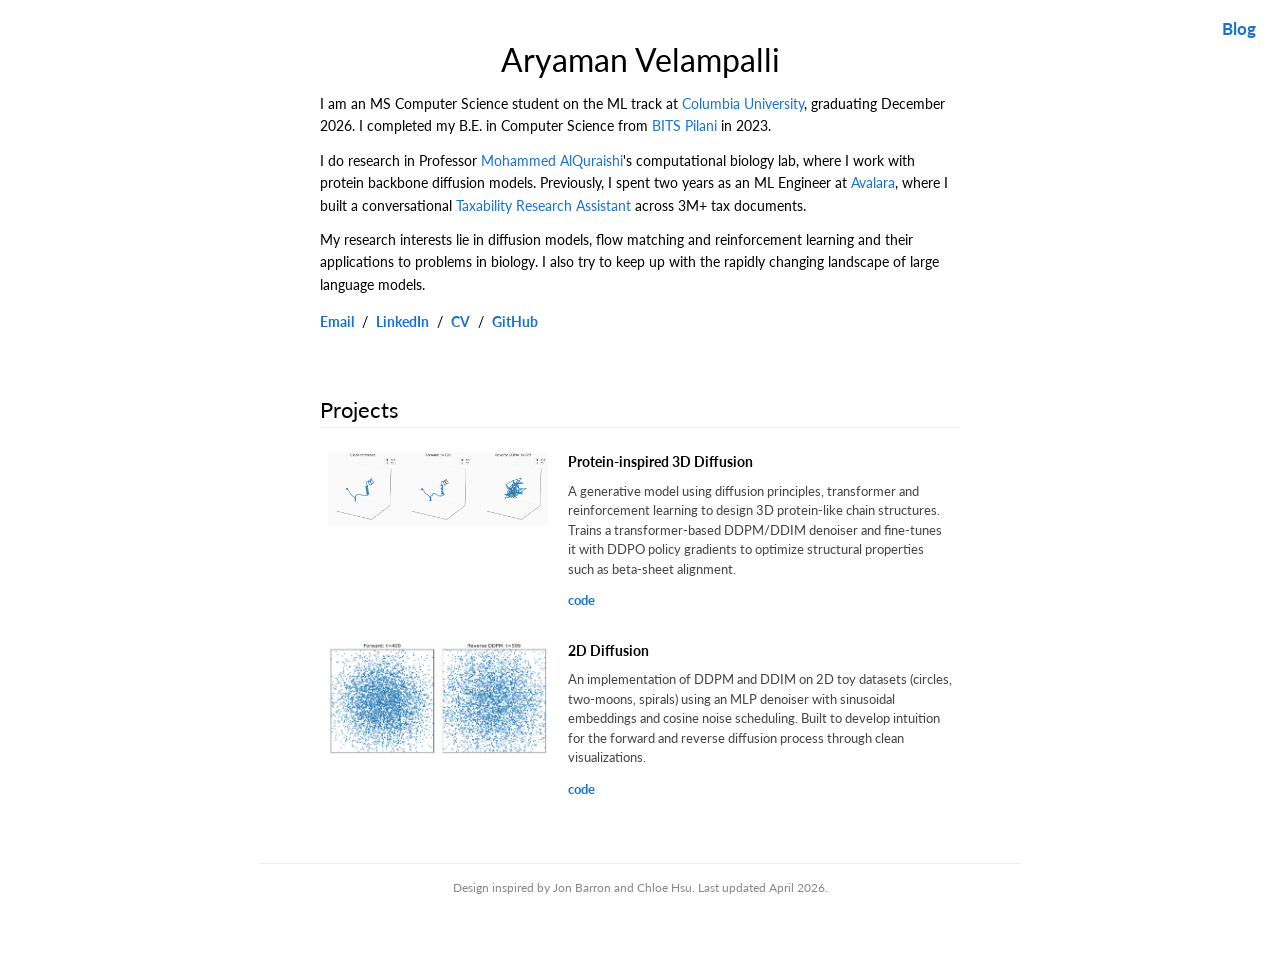
<file: index.html>
<!DOCTYPE html>
<html lang="en">
<head>
  <meta charset="UTF-8" />
  <meta name="viewport" content="width=device-width, initial-scale=1" />
  <title>Aryaman Velampalli</title>
  <meta name="description" content="Aryaman Velampalli —  MSCS @ Columbia University" />
  <link rel="stylesheet" href="style.css" />
</head>
<body>
<nav class="site-nav">
  <a href="blog.html">Blog</a>
</nav>
<div class="container">

  <!-- ── HEADER ───────────────────────────────── -->
  <div class="header">
    <div class="header-text">
      <h1 class="name">Aryaman Velampalli</h1>

      <div style="max-width: 640px; margin: 0 auto;">
        <p class="bio">
          I am an MS Computer Science student on the ML track at
          <a href="https://www.columbia.edu/">Columbia University</a>,
          graduating December 2026. I completed my B.E. in Computer Science from
          <a href="https://www.bits-pilani.ac.in/">BITS Pilani</a> in 2023. 
        </p>

        <p class="bio">
          I do research in Professor
          <a href="https://www.aqlab.io/">Mohammed AlQuraishi</a>'s
          computational biology lab, where I work with
          protein backbone diffusion models. Previously, I spent two years as an ML Engineer at
          <a href="https://www.avalara.com/">Avalara</a>, where I built
          a conversational <a href="https://www.avalara.com/us/en/products/avalara-tax-research.html">Taxability Research Assistant</a> across 3M+ tax documents.
        </p>

        <p class="bio">
          My research interests lie in diffusion models, flow matching and
          reinforcement learning and their applications to problems
          in biology. I also try to keep up with the rapidly changing landscape of large language models.
        </p>

        <p class="contact-links">
          <a href="mailto:akv2129@columbia.edu">Email</a> &nbsp;/&nbsp;
          <a href="https://www.linkedin.com/in/aryaman-velampalli/">LinkedIn</a> &nbsp;/&nbsp;
          <a href="data/cv.pdf">CV</a> &nbsp;/&nbsp;
          <a href="https://github.com/fin1cky">GitHub</a>
          <!-- <a href="https://x.com/Aryakris_20">X</a> -->
        </p>
      </div>
    </div>
  </div>

  <!-- ── PROJECTS ──────────────────────────────── -->
  <div style="max-width: 640px; margin: 0 auto;">
    <h2 class="section-title">Projects</h2>

    <ul class="pub-list">

      <li class="pub">
        <div class="pub-thumb">
          <img
            class="thumb-default"
            src="images/baseline_ddpm.gif"
            alt="Protein-inspired 3D Diffusion thumbnail"
            onerror="this.style.display='none';"
          />
        </div>

        <div class="pub-body">
          <div class="pub-title">
            <a href="https://github.com/fin1cky/Protein-inspired-3D-Diffusion">Protein-inspired 3D Diffusion</a>
          </div>
          <div class="pub-desc">
            A generative model using diffusion principles, transformer and reinforcement learning
            to design 3D protein-like chain structures. Trains a transformer-based
            DDPM/DDIM denoiser and fine-tunes it with DDPO policy gradients to optimize
            structural properties such as beta-sheet alignment.
          </div>
          <div class="pub-links">
            <a href="https://github.com/fin1cky/Protein-inspired-3D-Diffusion">code</a>
          </div>
        </div>
      </li>

      <li class="pub">
        <div class="pub-thumb">
          <img
            class="thumb-default"
            src="images/spiral.gif"
            alt="2D Diffusion thumbnail"
            onerror="this.style.display='none';"
          />
        </div>

        <div class="pub-body">
          <div class="pub-title">
            <a href="https://github.com/fin1cky/2D-Diffusion">2D Diffusion</a>
          </div>
          <div class="pub-desc">
            An implementation of DDPM and DDIM on 2D toy datasets (circles, two-moons,
            spirals) using an MLP denoiser with sinusoidal embeddings and cosine noise
            scheduling. Built to develop intuition for the forward and reverse diffusion
            process through clean visualizations.
          </div>
          <div class="pub-links">
            <a href="https://github.com/fin1cky/2D-Diffusion">code</a>
          </div>
        </div>
      </li>

    </ul>
  </div>

  <!-- ── FOOTER ────────────────────────────────── -->
  <footer>
    Design inspired by
    <a href="https://jonbarron.info/">Jon Barron</a>
    and
    <a href="https://chloe-hsu.com/">Chloe Hsu</a>.
    Last updated April 2026.
  </footer>

</div>

</body>
</html>
</file>
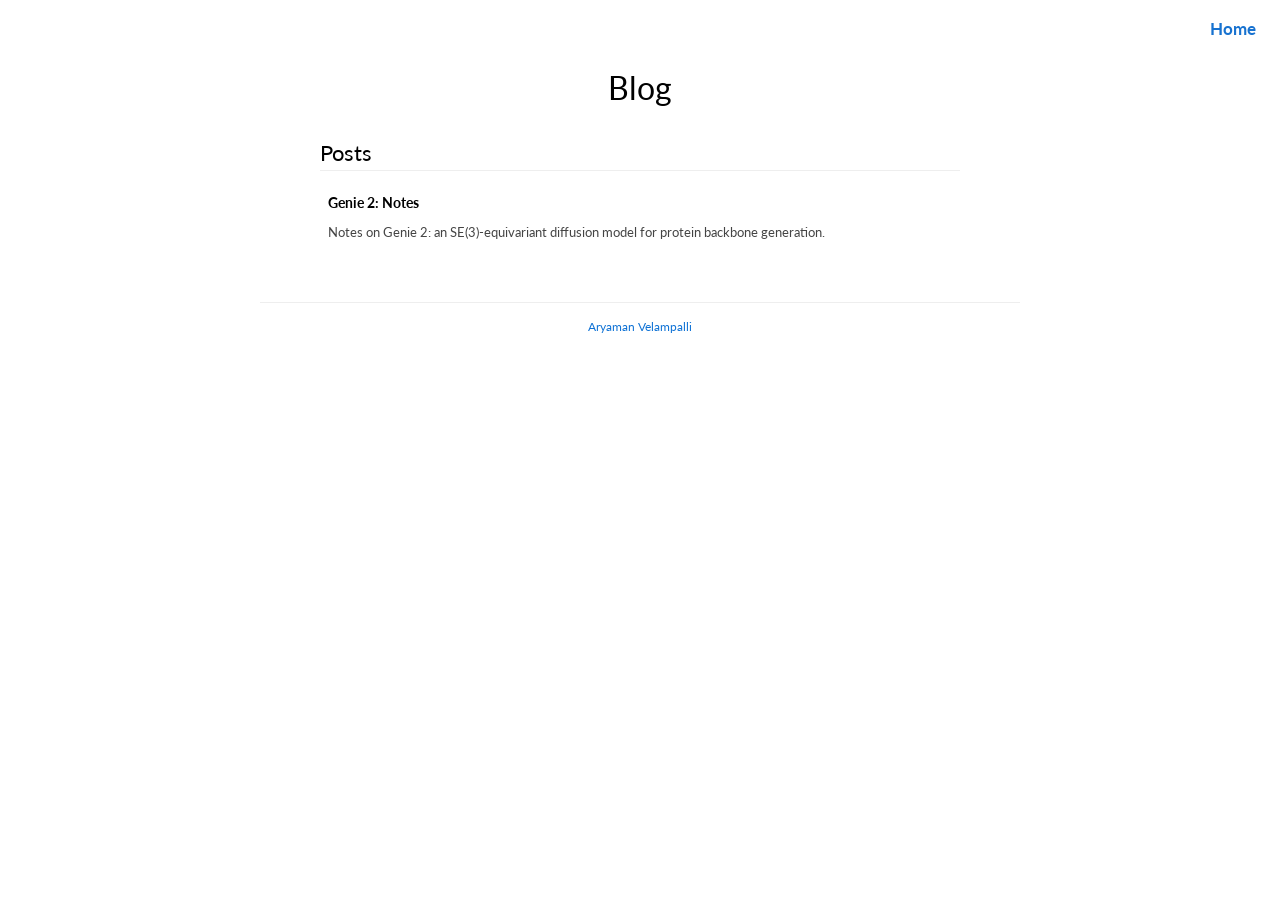
<file: blog.html>
<!DOCTYPE html>
<html lang="en">
<head>
  <meta charset="UTF-8" />
  <meta name="viewport" content="width=device-width, initial-scale=1" />
  <title>Blog — Aryaman Velampalli</title>
  <link rel="stylesheet" href="style.css" />
</head>
<body>
<nav class="site-nav">
  <a href="index.html">Home</a>
</nav>
<div class="container">

  <div style="max-width: 640px; margin: 0 auto;">
    <h1 class="name" style="text-align: center; padding-top: 48px;">Blog</h1>

    <h2 class="section-title" style="margin-top: 32px;">Posts</h2>

    <ul class="pub-list">

      <li class="pub" style="padding: 12px 8px;">
        <div class="pub-body">
          <div class="pub-title">
            <a href="blog/Genie%202:%20Notes/Genie%202:%20Notes.html">Genie 2: Notes</a>
          </div>
          <div class="pub-desc">
            Notes on Genie 2: an SE(3)-equivariant diffusion model for protein backbone generation.
          </div>
        </div>
      </li>

    </ul>
  </div>

  <footer>
    <a href="index.html" style="color: #0f72d5;">Aryaman Velampalli</a>
  </footer>

</div>
</body>
</html>
</file>
<file: style.css>
/* ───────────────────────────────────────────────
   Academic personal site — Jon Barron / Chloe Hsu style
   ─────────────────────────────────────────────── */

@import url('https://fonts.googleapis.com/css2?family=Lato:wght@400;700&display=swap');

* {
  box-sizing: border-box;
  margin: 0;
  padding: 0;
}

body {
  font-family: Lato, Verdana, Helvetica, sans-serif;
  font-size: 14px;
  background: #fff;
  color: #000;
}

a {
  color: #1772d0;
  text-decoration: none;
}

a:hover,
a:focus {
  color: #f09228;
}

/* ── Site nav (Blog link top-right) ────────────── */

.site-nav {
  position: fixed;
  top: 18px;
  right: 24px;
  z-index: 100;
}

.site-nav a {
  font-family: Lato, Verdana, Helvetica, sans-serif;
  font-size: 17px;
  font-weight: 700;
  color: #1772d0;
  text-decoration: none;
}

.site-nav a:hover {
  color: #f09228;
}

/* ── Layout ────────────────────────────────────── */

.container {
  max-width: 800px;
  margin: 0 auto;
  padding: 20px 20px 60px;
}

/* ── Header ────────────────────────────────────── */

.header {
  display: flex;
  align-items: flex-start;
  gap: 32px;
  padding: 20px 0 32px;
}

.header-text {
  flex: 1 1 auto;
}

.header-photo {
  flex: 0 0 160px;
}

.header-photo img {
  width: 160px;
  height: 160px;
  object-fit: cover;
  border-radius: 50%;
  display: block;
}

h1.name {
  font-size: 32px;
  font-weight: 400;
  margin-bottom: 14px;
  text-align: center;
}

.bio {
  line-height: 1.6;
  margin-bottom: 12px;
}

.contact-links {
  line-height: 2;
}

.contact-links a {
  font-weight: 700;
}

/* ── Section headings ──────────────────────────── */

h2.section-title {
  font-size: 22px;
  font-weight: 400;
  margin: 28px 0 10px;
  border-bottom: 1px solid #eee;
  padding-bottom: 4px;
}

.section-intro {
  line-height: 1.6;
  margin-bottom: 16px;
}

/* ── News ──────────────────────────────────────── */

.news-list {
  list-style: none;
  padding: 0;
}

.news-list li {
  display: flex;
  gap: 16px;
  padding: 5px 0;
  line-height: 1.5;
  border-bottom: 1px solid #f3f3f3;
}

.news-list li:last-child {
  border-bottom: none;
}

.news-date {
  flex: 0 0 90px;
  color: #666;
  font-size: 13px;
  padding-top: 1px;
}

/* ── Publications ──────────────────────────────── */

.pub-list {
  list-style: none;
  padding: 0;
}

.pub {
  display: flex;
  gap: 20px;
  padding: 14px 8px;
  border-radius: 4px;
  transition: background 0.15s;
}

.pub:hover {
  background: #fafafa;
}

.pub.highlight {
  background: #ffffd0;
}

.pub.highlight:hover {
  background: #ffffc8;
}

.pub-thumb {
  flex: 0 0 220px;
  align-self: flex-start;
  position: relative;
  width: 220px;
  height: auto;
  border-radius: 3px;
  background: #f0f0f0;
}

.pub-thumb img {
  width: 100%;
  height: auto;
  display: block;
}


.pub-body {
  flex: 1 1 auto;
  display: flex;
  flex-direction: column;
  gap: 4px;
}

.pub-title {
  font-size: 14px;
  font-weight: 700;
  line-height: 1.4;
}

.pub-title a {
  color: #000;
}

.pub-title a:hover {
  color: #1772d0;
}

.pub-authors {
  line-height: 1.5;
}

.pub-authors .me {
  font-weight: 700;
}

.pub-venue {
  color: #333;
  line-height: 1.4;
}

.pub-venue em {
  font-style: italic;
}

.pub-links {
  margin-top: 4px;
  line-height: 1.8;
}

.pub-links a {
  font-size: 13px;
  font-weight: 700;
}

.pub-desc {
  margin-top: 6px;
  color: #444;
  line-height: 1.5;
  font-size: 13px;
}

/* ── Misc / Service ────────────────────────────── */

.misc-list {
  list-style: disc;
  padding-left: 20px;
  line-height: 1.8;
}

/* ── Footer ────────────────────────────────────── */

footer {
  margin-top: 48px;
  padding-top: 16px;
  border-top: 1px solid #eee;
  font-size: 12px;
  color: #888;
  text-align: center;
}

footer a {
  color: #888;
}

footer a:hover {
  color: #f09228;
}

/* ── Responsive ────────────────────────────────── */

@media (max-width: 600px) {
  .container {
    padding: 16px 18px 48px;
  }

  h1.name {
    font-size: 26px;
    text-align: left;
  }

  h2.section-title {
    font-size: 18px;
  }

  .header {
    flex-direction: column;
    align-items: flex-start;
    text-align: left;
    padding: 16px 0 24px;
    gap: 16px;
  }

  .header-photo {
    flex: none;
  }

  .contact-links {
    line-height: 2.2;
  }

  /* Keep two-column layout on mobile: thumb left, content right */
  .pub {
    flex-direction: row;
    gap: 14px;
    align-items: flex-start;
  }

  .pub-thumb {
    flex: 0 0 130px;
    width: 130px;
    height: auto;
  }

  .news-list li {
    flex-direction: column;
    gap: 2px;
  }
}
</file>
